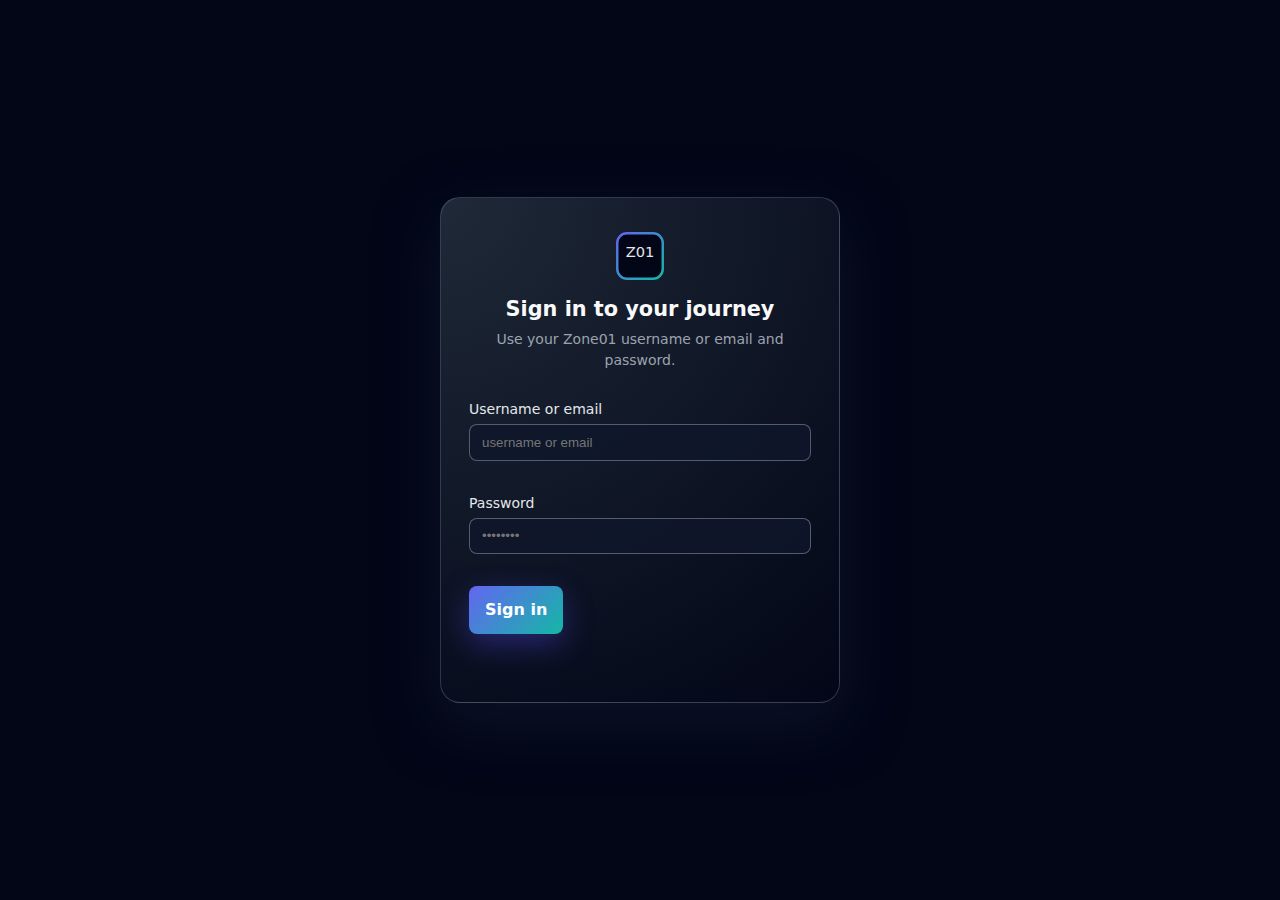
<file: docs/index.html>
<!DOCTYPE html>
<html lang="en">
<head>
  <meta charset="UTF-8" />
  <title>Zone01 Profile – Login</title>
  <meta name="viewport" content="width=device-width, initial-scale=1" />

  <link rel="stylesheet" href="css/base.css" />
  <link rel="stylesheet" href="css/auth.css" />
</head>
<body class="page page--auth">
  <main class="auth">
    <section class="auth__card">
      <div class="auth__header">
        <img src="assets/logo.svg" alt="Zone01 Logo" class="auth__logo" />
        <h1 class="auth__title">Sign in to your journey</h1>
        <p class="auth__subtitle">Use your Zone01 username or email and password.</p>
      </div>

      <form id="login-form" class="auth__form" novalidate>
        <div class="field">
          <label for="identifier" class="field__label">Username or email</label>
          <input
            id="identifier"
            name="identifier"
            type="text"
            autocomplete="username"
            required
            class="field__input"
            placeholder="username or email"
          />
          <p class="field__error" data-error-for="identifier"></p>
        </div>

        <div class="field">
          <label for="password" class="field__label">Password</label>
          <input
            id="password"
            name="password"
            type="password"
            autocomplete="current-password"
            required
            class="field__input"
            placeholder="••••••••"
          />
          <p class="field__error" data-error-for="password"></p>
        </div>

        <button type="submit" class="btn btn--primary" id="login-submit">
          <span>Sign in</span>
          <span class="btn__spinner" aria-hidden="true"></span>
        </button>

        <p class="auth__error" id="login-error"></p>
      </form>
    </section>
  </main>

  <script src="js/ui.js"></script>
  <script src="js/api.js"></script>
  <script src="js/auth.js"></script>
</body>
</html>
</file>
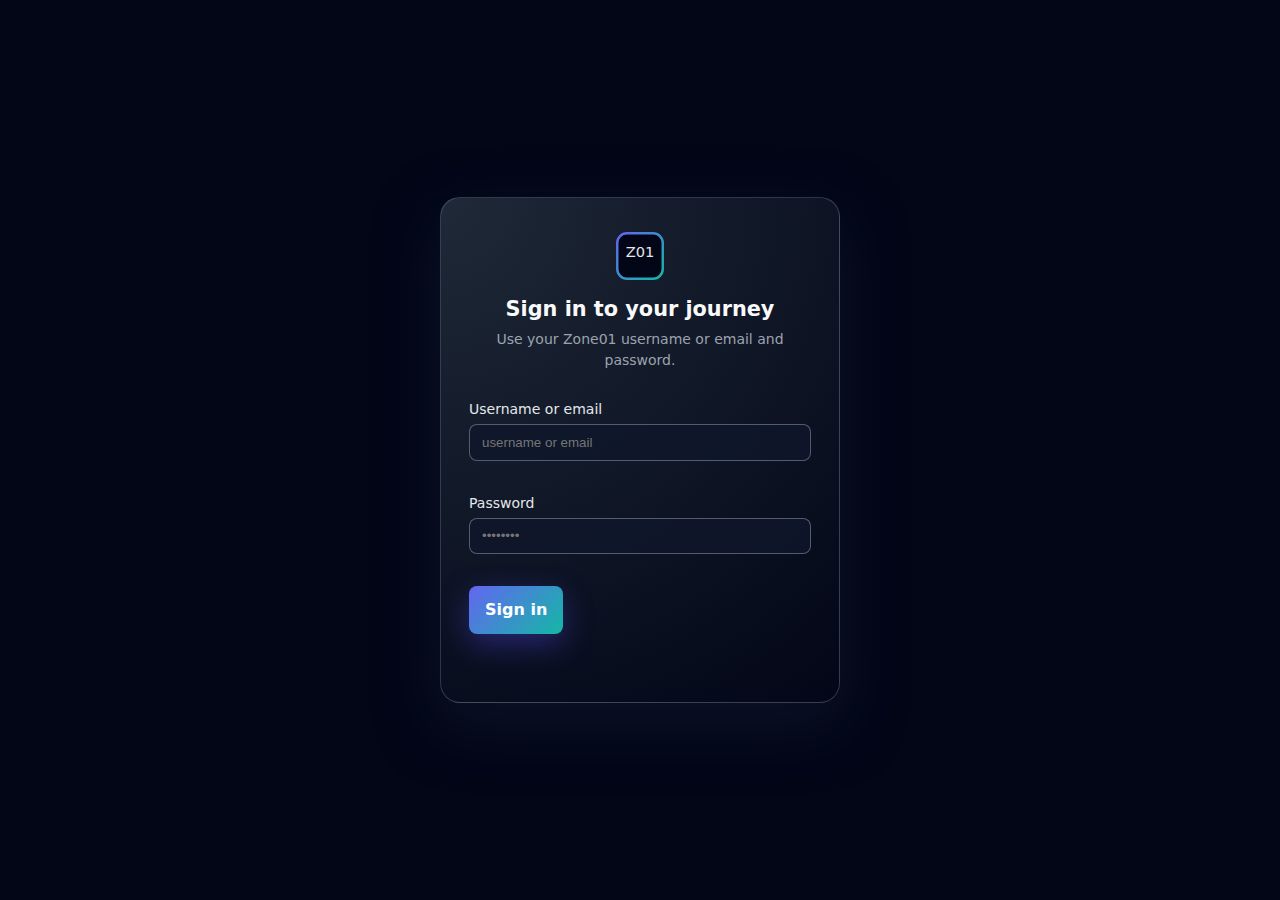
<file: docs/profile.html>
<!DOCTYPE html>
<html lang="en">
  <head>
    <meta charset="UTF-8" />
    <meta name="viewport" content="width=device-width, initial-scale=1.0" />
    <title>Zone01 Profile</title>

    <link rel="stylesheet" href="css/base.css" />
    <link rel="stylesheet" href="css/profile.css" />
  </head>

  <body>
    <!-- Top Bar -->
    <header class="topbar">
      <div class="topbar__left">
        <div class="topbar__logo-circle" aria-hidden="true"></div>
        <div>
          <h1 class="topbar__title">Zone01 Profile</h1>
          <p id="user-tagline" class="topbar__subtitle">Loading...</p>
        </div>
      </div>

      <button id="logout-btn" class="btn topbar__logout" type="button">
        Log out
      </button>
    </header>

    <!-- Global error banner -->
    <div id="profile-error" class="global-error" role="alert"></div>

    <main class="layout">
      <!-- Left column -->
      <section class="panel">
        <h2 class="panel__title">Overview</h2>

        <div class="profile-summary" aria-label="Profile summary">
          <div class="profile-summary__row">
            <span class="label">Login</span>
            <span id="profile-login" class="value">—</span>
          </div>

          <div class="profile-summary__row">
            <span class="label">Campus</span>
            <span id="profile-campus" class="value">—</span>
          </div>

          <div class="profile-summary__row">
            <span class="label">Joined</span>
            <span id="profile-created-at" class="value">—</span>
          </div>
        </div>

        <div class="stats-grid" aria-label="Key stats">
          <div class="stat-card">
            <p class="stat-card__label">Total XP</p>
            <p id="stat-total-xp" class="stat-card__value">—</p>
            <p class="stat-card__hint">All tracked XP transactions</p>
          </div>

          <div class="stat-card">
            <p class="stat-card__label">Audit Ratio</p>
            <p id="stat-audit-ratio" class="stat-card__value">—</p>
            <p class="stat-card__hint">
              Up: <span id="stat-audit-up">—</span> · Down:
              <span id="stat-audit-down">—</span>
            </p>
          </div>

          <div class="stat-card">
            <p class="stat-card__label">Pass Rate</p>
            <p id="stat-pass-rate" class="stat-card__value">—</p>
            <p class="stat-card__hint">
              Pass: <span id="stat-pass-count">—</span> · Fail:
              <span id="stat-fail-count">—</span>
            </p>
          </div>
        </div>

        <h3 class="panel__subtitle">Recent XP Projects</h3>
        <ul id="recent-projects" class="projects-list" aria-label="Recent projects">
          <li>Loading...</li>
        </ul>
      </section>

      <!-- Right column -->
      <section class="panel panel--charts">
        <h2 class="panel__title">Stats</h2>

        <div class="charts-grid">
          <div class="chart-card">
            <div class="chart-card__header">
              <h3 class="chart-card__title">XP Progress</h3>
              <p class="chart-card__subtitle">Cumulative XP over time</p>
            </div>
            <div class="chart-card__body">
              <svg
                id="xp-chart"
                class="chart"
                viewBox="0 0 100 60"
                aria-label="XP over time chart"
              ></svg>
            </div>
          </div>

          <div class="chart-card">
            <div class="chart-card__header">
              <h3 class="chart-card__title">Pass vs Fail</h3>
              <p class="chart-card__subtitle">Outcome ratio based on results</p>
            </div>
            <div class="chart-card__body">
              <svg
                id="passfail-chart"
                class="chart"
                viewBox="0 0 100 60"
                aria-label="Pass Fail ratio chart"
              ></svg>
            </div>
          </div>

          <div class="chart-card chart-card--wide">
            <div class="chart-card__header">
              <h3 class="chart-card__title">Top XP Projects</h3>
              <p class="chart-card__subtitle">Top 5 projects by total XP</p>
            </div>
            <div class="chart-card__body">
              <svg
                id="xp-projects-chart"
                class="chart"
                viewBox="0 0 100 60"
                aria-label="Top XP projects chart"
              ></svg>
            </div>
          </div>
        </div>
      </section>
    </main>

    <script src="js/ui.js"></script>
    <script src="js/api.js"></script>
    <script src="js/graphql.js"></script>
    <script src="js/charts.js"></script>
    <script src="js/profile.js"></script>
  </body>
</html>
</file>
<file: docs/css/base.css>
*,
*::before,
*::after {
  box-sizing: border-box;
}

html,
body {
  margin: 0;
  padding: 0;
}

body {
  font-family: system-ui, -apple-system, BlinkMacSystemFont, "Segoe UI", sans-serif;
  background-color: #020617;
  color: #f9fafb;
  line-height: 1.5;
}

img {
  max-width: 100%;
  display: block;
}

button {
  font: inherit;
}

.page {
  min-height: 100vh;
}

.page--auth {
  display: flex;
  align-items: center;
  justify-content: center;
  padding: 2rem;
}

.page--profile {
  display: flex;
  flex-direction: column;
  min-height: 100vh;
}

/* Buttons */

.btn {
  border: none;
  border-radius: 0.5rem;
  padding: 0.75rem 1rem;
  cursor: pointer;
  display: inline-flex;
  align-items: center;
  justify-content: center;
  gap: 0.5rem;
  font-weight: 600;
  transition: transform 0.1s ease-out, box-shadow 0.1s ease-out, opacity 0.2s ease;
}

.btn--primary {
  background: linear-gradient(135deg, #6366f1, #14b8a6);
  color: #fff;
  box-shadow: 0 10px 30px rgba(79, 70, 229, 0.4);
}

.btn--primary:hover {
  transform: translateY(-1px);
  box-shadow: 0 15px 40px rgba(79, 70, 229, 0.6);
}

.btn--primary:disabled {
  opacity: 0.6;
  cursor: default;
  transform: none;
  box-shadow: none;
}

.btn__spinner {
  width: 1rem;
  height: 1rem;
  border-radius: 999px;
  border: 2px solid rgba(255, 255, 255, 0.3);
  border-top-color: #fff;
  display: none;
}

/* Form fields */

.field {
  margin-bottom: 1rem;
}

.field__label {
  display: block;
  font-size: 0.875rem;
  margin-bottom: 0.25rem;
  color: #e5e7eb;
}

.field__input {
  width: 100%;
  padding: 0.6rem 0.75rem;
  border-radius: 0.5rem;
  border: 1px solid rgba(148, 163, 184, 0.5);
  background-color: rgba(15, 23, 42, 0.8);
  color: #e5e7eb;
  outline: none;
}

.field__input:focus {
  border-color: #6366f1;
  box-shadow: 0 0 0 1px rgba(99, 102, 241, 0.6);
}

.field__error {
  margin: 0.25rem 0 0;
  font-size: 0.75rem;
  color: #f97373;
  min-height: 1em;
}
</file>
<file: docs/css/auth.css>
.auth {
  max-width: 400px;
  width: 100%;
}

.auth__card {
  background: radial-gradient(circle at top left, #1f2937, #020617);
  border-radius: 1.25rem;
  padding: 2rem 1.75rem 1.75rem;
  box-shadow: 0 20px 60px rgba(15, 23, 42, 0.8);
  border: 1px solid rgba(148, 163, 184, 0.3);
}

.auth__header {
  text-align: center;
  margin-bottom: 1.75rem;
}

.auth__logo {
  width: 52px;
  height: 52px;
  margin: 0 auto 0.75rem;
}

.auth__title {
  margin: 0 0 0.25rem;
  font-size: 1.3rem;
}

.auth__subtitle {
  margin: 0;
  font-size: 0.875rem;
  color: #9ca3af;
}

.auth__form {
  margin-top: 1rem;
}

.auth__error {
  margin-top: 0.75rem;
  font-size: 0.8rem;
  color: #fecaca;
  min-height: 1.2em;
}
</file>
<file: docs/css/profile.css>
/* docs/css/profile.css */

.layout {
  display: grid;
  grid-template-columns: minmax(0, 1.05fr) minmax(0, 1.5fr);
  gap: 1.5rem;
  padding: 1.5rem;
  flex: 1;
}

.topbar {
  display: flex;
  align-items: center;
  justify-content: space-between;
  padding: 0.75rem 1.5rem;
  border-bottom: 1px solid rgba(31, 41, 55, 0.9);
  background: radial-gradient(circle at top left, #020617 0, #020617 60%, #020617 100%);
  position: sticky;
  top: 0;
  z-index: 10;
}

.topbar__left {
  display: flex;
  align-items: center;
  gap: 0.75rem;
}

.topbar__logo-circle {
  width: 36px;
  height: 36px;
  border-radius: 50%;
  background: conic-gradient(from 180deg, #6366f1, #22c55e, #06b6d4, #6366f1);
  box-shadow: 0 0 0 2px rgba(15, 23, 42, 1);
}

.topbar__title {
  margin: 0;
  font-size: 1rem;
}

.topbar__subtitle {
  margin: 0;
  font-size: 0.8rem;
  color: #9ca3af;
}

.topbar__logout {
  font-size: 0.85rem;
  padding: 0.55rem 0.95rem;
  border-radius: 999px;
  border: 1px solid rgba(148, 163, 184, 0.7);
  background: rgba(15, 23, 42, 0.9);
  color: #e5e7eb;
}

.topbar__logout:hover:not(:disabled) {
  background: linear-gradient(135deg, #ef4444, #fb923c);
  border-color: transparent;
  color: #f9fafb;
  transform: translateY(-1px);
}

.global-error {
  margin: 0.5rem 1.5rem 0;
  padding: 0.6rem 0.8rem;
  border-radius: 0.75rem;
  border: 1px solid rgba(248, 113, 113, 0.5);
  background: rgba(127, 29, 29, 0.6);
  color: #fee2e2;
  font-size: 0.82rem;
  display: none;
}

.panel {
  background: radial-gradient(circle at top left, #020617, #020617);
  border-radius: 1rem;
  padding: 1.25rem 1.25rem 1.5rem;
  border: 1px solid rgba(148, 163, 184, 0.25);
  box-shadow: 0 18px 40px rgba(15, 23, 42, 0.7);
  display: flex;
  flex-direction: column;
  min-height: 0;
}

.panel__title {
  font-size: 1.1rem;
  margin: 0 0 0.75rem;
}

.panel__subtitle {
  font-size: 0.9rem;
  margin: 1.25rem 0 0.5rem;
  color: #9ca3af;
}

.profile-summary {
  border-radius: 0.75rem;
  background: radial-gradient(circle at top left, #020617, #020617);
  border: 1px solid rgba(55, 65, 81, 0.9);
  padding: 0.75rem 0.9rem;
}

.profile-summary__row {
  display: flex;
  justify-content: space-between;
  gap: 1rem;
  margin-bottom: 0.35rem;
}

.profile-summary__row:last-child {
  margin-bottom: 0;
}

.profile-summary .label {
  font-size: 0.8rem;
  color: #9ca3af;
}

.profile-summary .value {
  font-size: 0.85rem;
  color: #e5e7eb;
}

.stats-grid {
  display: grid;
  grid-template-columns: repeat(auto-fit, minmax(160px, 1fr));
  gap: 0.75rem;
  margin-top: 0.75rem;
}

.stat-card {
  border-radius: 0.75rem;
  padding: 0.75rem 0.85rem;
  border: 1px solid rgba(55, 65, 81, 0.9);
  background: linear-gradient(135deg, rgba(15, 23, 42, 0.95), rgba(15, 23, 42, 0.8));
  position: relative;
  overflow: hidden;
}

.stat-card::before {
  content: "";
  position: absolute;
  inset: 0;
  background: radial-gradient(circle at top right, rgba(79, 70, 229, 0.15), transparent 55%);
  pointer-events: none;
}

.stat-card__label {
  font-size: 0.8rem;
  color: #9ca3af;
  margin: 0 0 0.25rem;
}

.stat-card__value {
  margin: 0;
  font-size: 1rem;
  font-weight: 600;
  color: #e5e7eb;
}

.stat-card__hint {
  margin: 0.25rem 0 0;
  font-size: 0.75rem;
  color: #9ca3af;
}

.projects-list {
  list-style: none;
  padding: 0;
  margin: 0.5rem 0 0;
  max-height: 220px;
  overflow: auto;
  border-radius: 0.75rem;
  border: 1px solid rgba(31, 41, 55, 0.7);
  background: rgba(15, 23, 42, 0.35);
}

.projects-list__item {
  display: flex;
  justify-content: space-between;
  gap: 1rem;
  padding: 0.55rem 0.75rem;
  border-bottom: 1px solid rgba(31, 41, 55, 0.7);
  font-size: 0.82rem;
}

.projects-list__item:last-child {
  border-bottom: none;
}

.projects-list__name {
  color: #e5e7eb;
  overflow: hidden;
  text-overflow: ellipsis;
  white-space: nowrap;
  max-width: 70%;
}

.projects-list__xp {
  color: #a5b4fc;
  white-space: nowrap;
}

.panel--charts {
  gap: 1rem;
}

/* Charts grid: 2 columns, last chart spans full width */
.charts-grid {
  display: grid;
  grid-template-columns: repeat(2, minmax(0, 1fr));
  gap: 0.9rem;
}

.chart-card {
  border-radius: 0.9rem;
  border: 1px solid rgba(55, 65, 81, 0.9);
  background: radial-gradient(circle at top, #020617, #020617);
  padding: 0.85rem 0.9rem 1rem;
  display: flex;
  flex-direction: column;
  min-height: 0;
}

.chart-card--wide {
  grid-column: 1 / -1;
}

.chart-card__header {
  margin-bottom: 0.4rem;
}

.chart-card__title {
  margin: 0;
  font-size: 0.95rem;
  color: #e5e7eb;
}

.chart-card__subtitle {
  margin: 0.2rem 0 0;
  font-size: 0.75rem;
  color: #9ca3af;
}

.chart-card__body {
  margin-top: 0.3rem;
  border-radius: 0.7rem;
  background: #020617;
  border: 1px solid rgba(31, 41, 55, 0.9);
  padding: 0.4rem;
}

.chart {
  width: 100%;
  height: auto;
  display: block;
  overflow: visible;
}

.chart__axis {
  stroke: rgba(75, 85, 99, 0.9);
  stroke-width: 0.3;
}

.chart__grid {
  stroke: rgba(31, 41, 55, 0.8);
  stroke-width: 0.2;
}

.chart__line {
  fill: none;
  stroke-width: 0.9;
  stroke-linejoin: round;
  stroke-linecap: round;
}

.chart__area {
  fill-opacity: 0.2;
}

.chart__label {
  font-size: 2.6px;
  fill: #9ca3af;
}

.chart__bar {
  rx: 1;
  ry: 1;
}

@media (max-width: 900px) {
  .layout {
    grid-template-columns: minmax(0, 1fr);
  }

  .topbar {
    flex-direction: column;
    align-items: flex-start;
    gap: 0.5rem;
  }

  .charts-grid {
    grid-template-columns: minmax(0, 1fr);
  }

  .chart-card--wide {
    grid-column: auto;
  }
}
</file>
